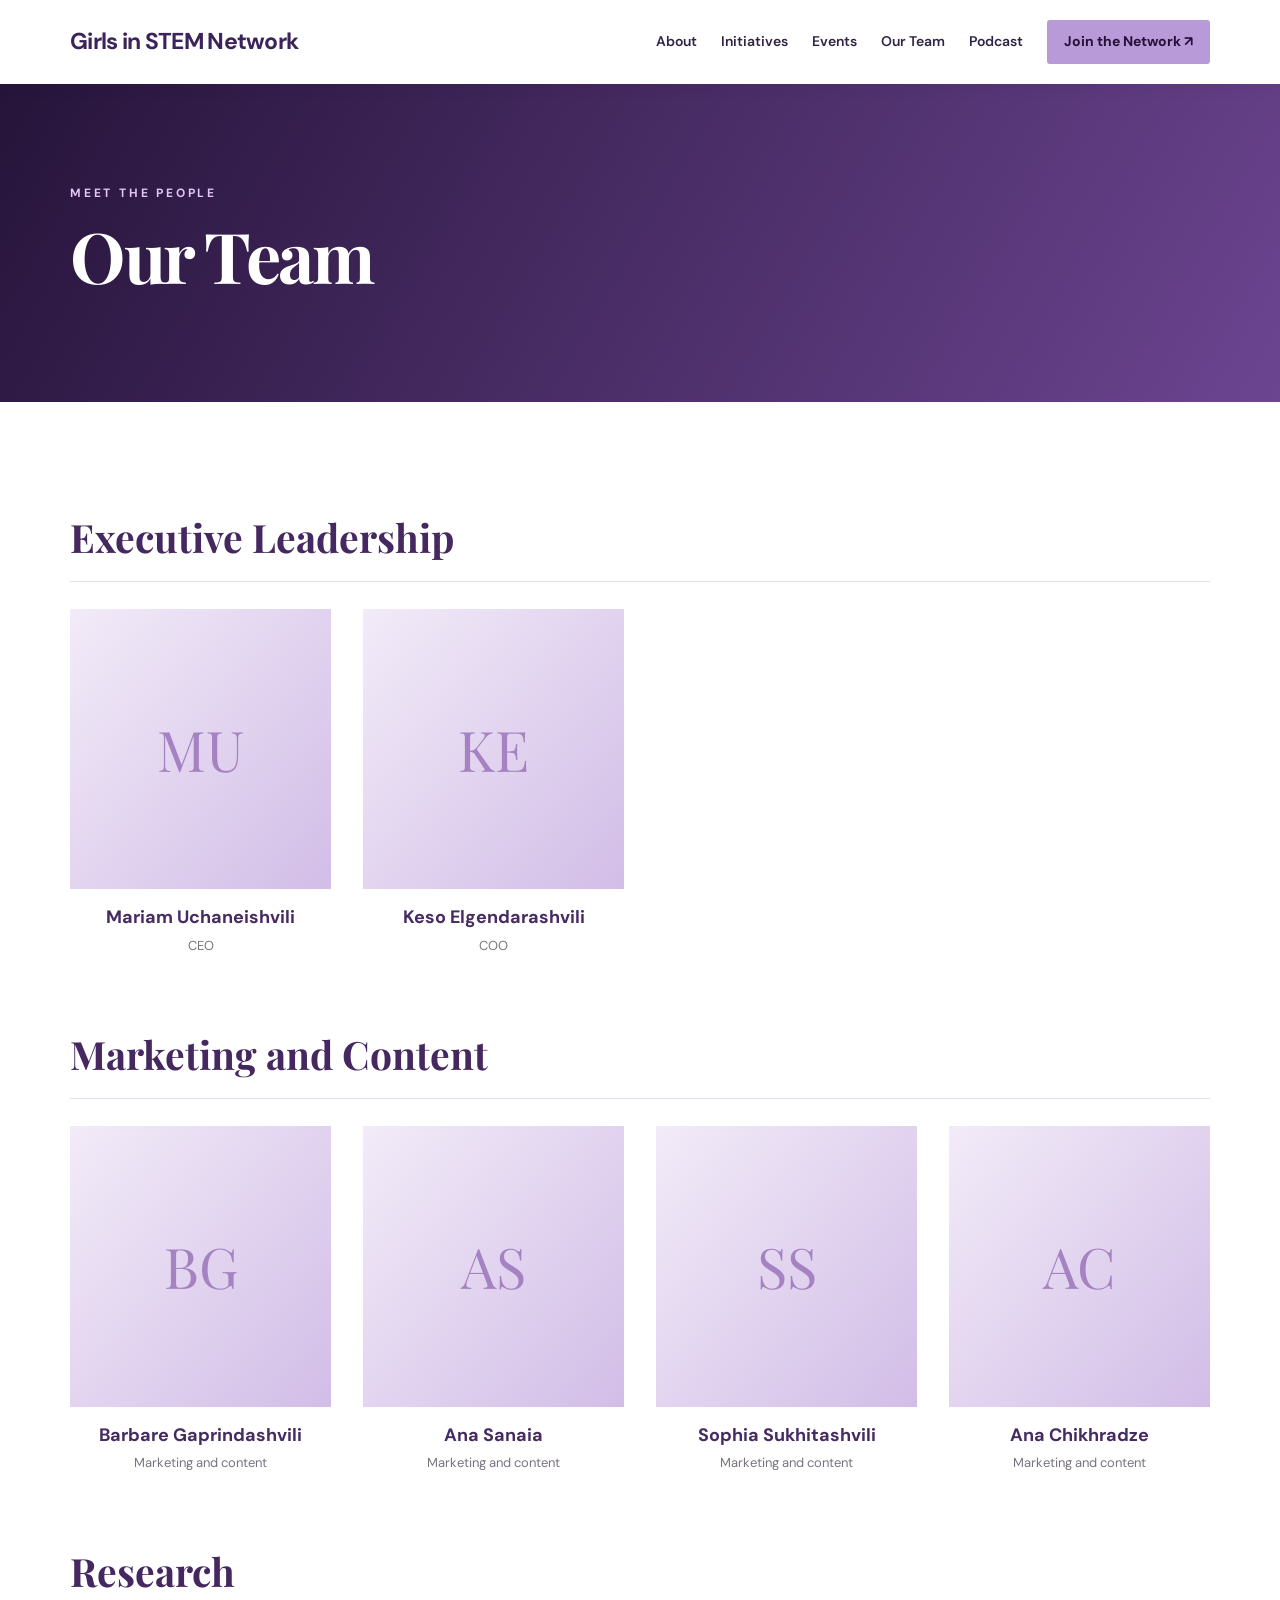
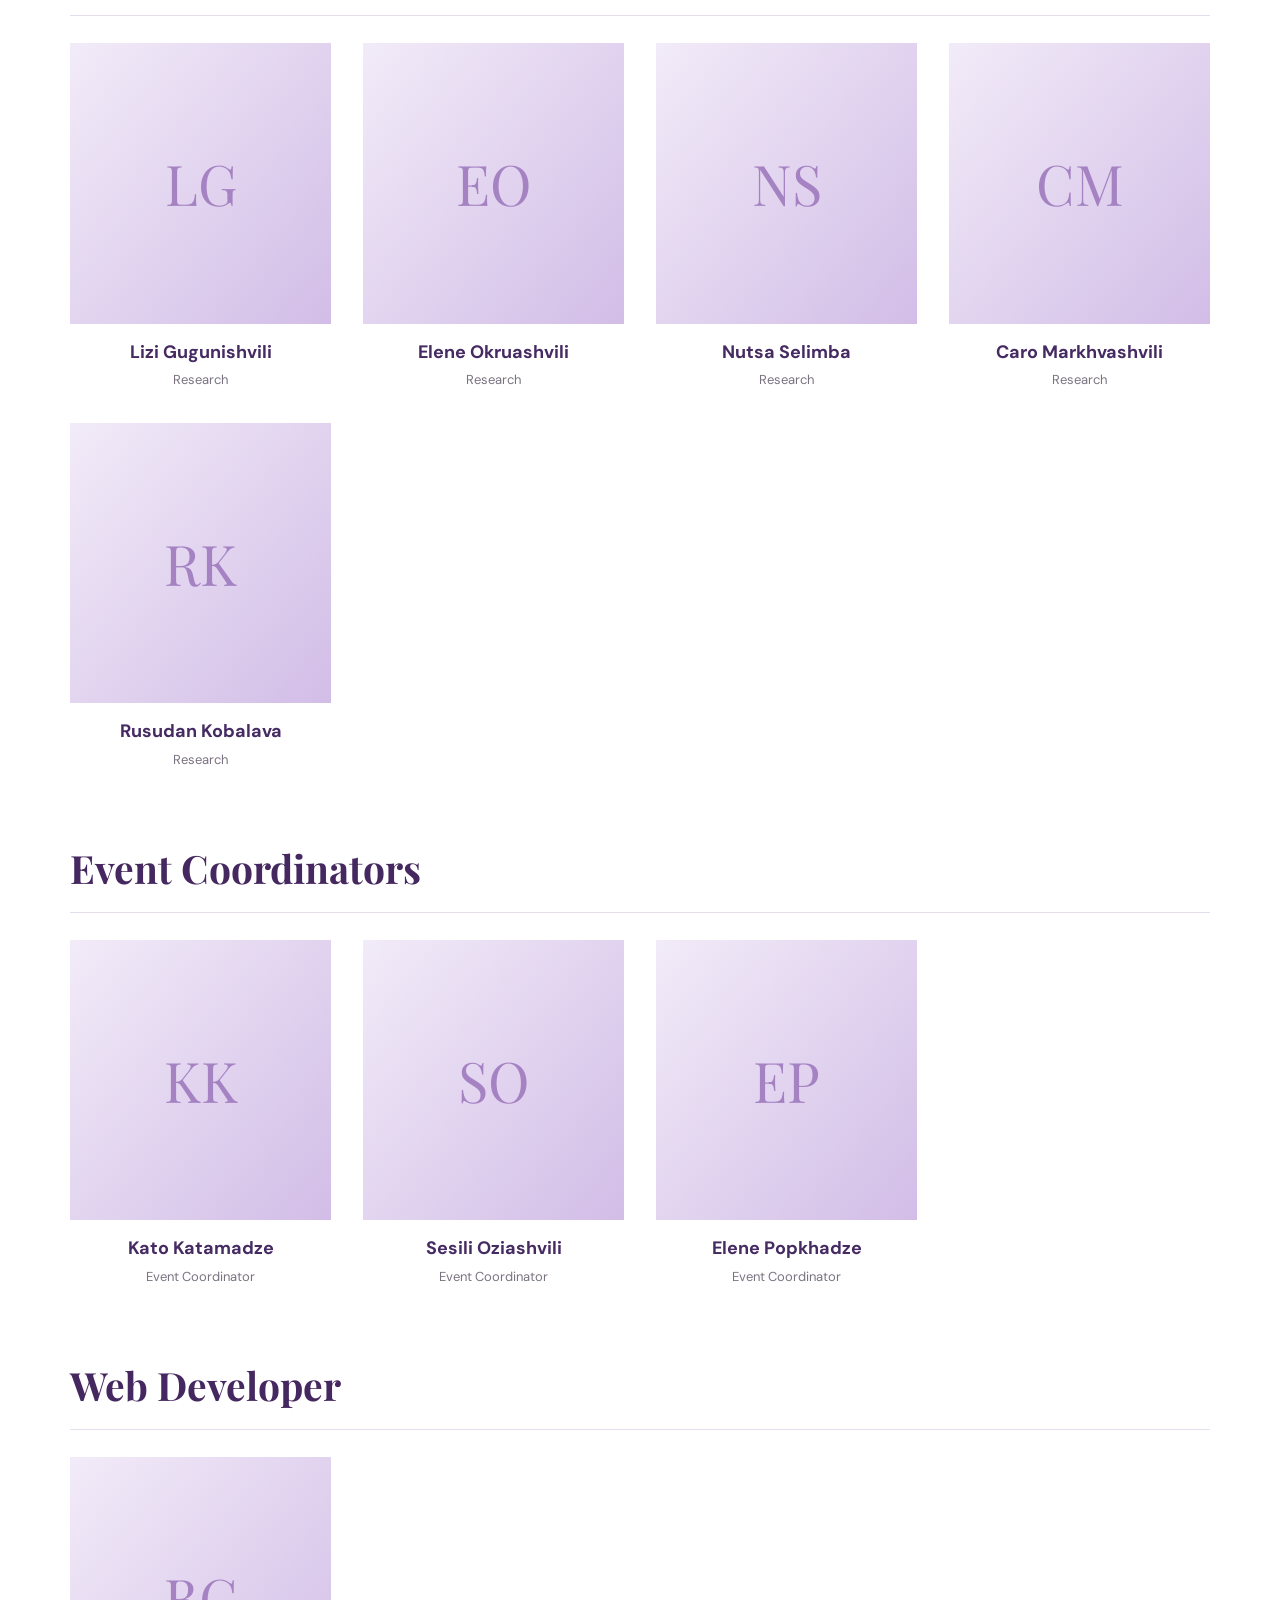
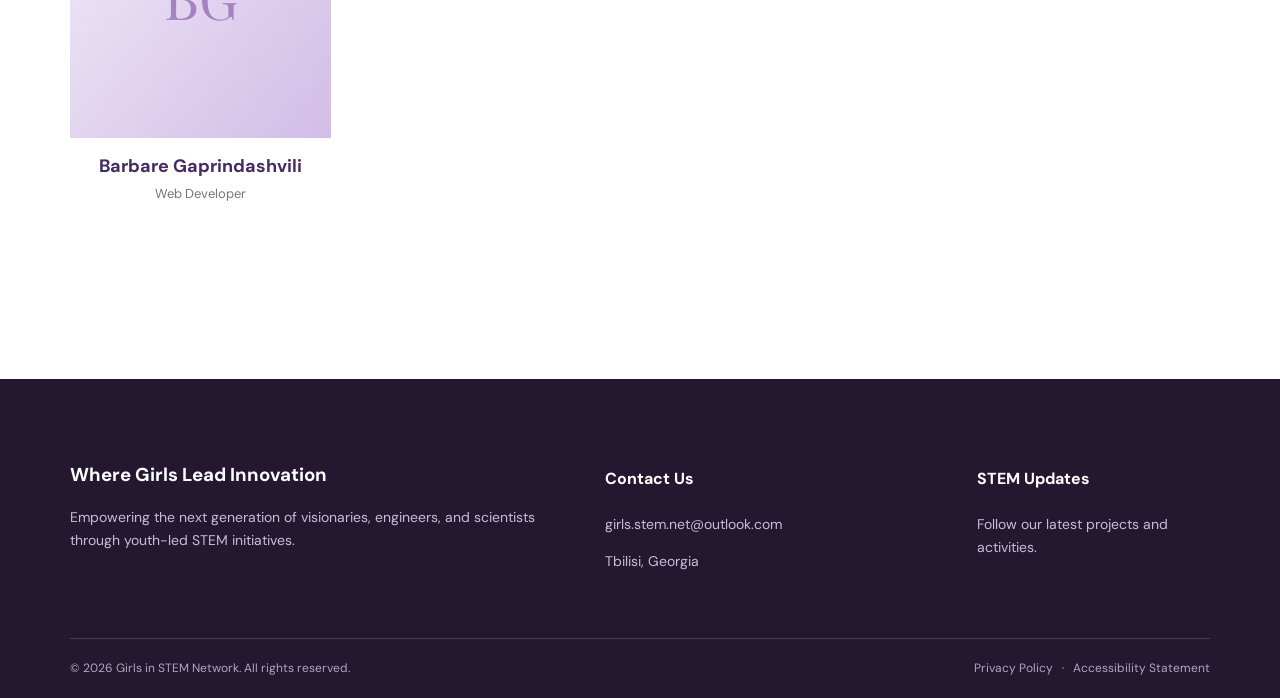
<file: our-team.html>
<!doctype html><html lang="en"><head><meta charset="utf-8"><meta name="viewport" content="width=device-width, initial-scale=1"><meta name="description" content="Girls in STEM Network — Where Girls Lead Innovation"><title>Our Team | Where Girls Lead Innovation</title><link rel="preconnect" href="https://fonts.googleapis.com"><link href="https://fonts.googleapis.com/css2?family=DM+Sans:wght@400;500;600;700&family=Playfair+Display:wght@500;600;700&display=swap" rel="stylesheet"><link rel="stylesheet" href="styles.css"><script src="script.js" defer></script></head><body><header class="header"><div class="wrap top"><a class="brand" href="./">Girls in STEM Network</a><button id="menu" aria-expanded="false" aria-controls="links" aria-label="Toggle menu">☰</button><nav id="links"><a href="./#about">About</a><a href="./#initiatives">Initiatives</a><a href="./#events">Events</a><a href="./our-team.html">Our Team</a><a href="./#podcast">Podcast</a><a class="btn small" href="https://docs.google.com/forms/d/e/1FAIpQLSekWgEJztob1EYJ0uLuovBBa0G9VsQ6aRdyuiUNrMbmMXFrew/viewform?usp=header" target="_blank" rel="noopener">Join the Network ↗</a></nav></div></header><main><section class="team-banner"><div class="wrap"><span class="eyebrow">MEET THE PEOPLE</span><h1>Our Team</h1></div></section><section class="section team-sections"><div class="wrap"><section class="team-group"><h2>Executive Leadership</h2><div class="people"><article class="person"><div class="portrait" aria-label="Portrait unavailable">MU</div><h3>Mariam Uchaneishvili</h3><p>CEO</p></article><article class="person"><div class="portrait" aria-label="Portrait unavailable">KE</div><h3>Keso Elgendarashvili</h3><p>COO</p></article></div></section><section class="team-group"><h2>Marketing and Content</h2><div class="people"><article class="person"><div class="portrait" aria-label="Portrait unavailable">BG</div><h3>Barbare Gaprindashvili</h3><p>Marketing and content</p></article><article class="person"><div class="portrait" aria-label="Portrait unavailable">AS</div><h3>Ana Sanaia</h3><p>Marketing and content</p></article><article class="person"><div class="portrait" aria-label="Portrait unavailable">SS</div><h3>Sophia Sukhitashvili</h3><p>Marketing and content</p></article><article class="person"><div class="portrait" aria-label="Portrait unavailable">AC</div><h3>Ana Chikhradze</h3><p>Marketing and content</p></article></div></section><section class="team-group"><h2>Research</h2><div class="people"><article class="person"><div class="portrait" aria-label="Portrait unavailable">LG</div><h3>Lizi Gugunishvili</h3><p>Research</p></article><article class="person"><div class="portrait" aria-label="Portrait unavailable">EO</div><h3>Elene Okruashvili</h3><p>Research</p></article><article class="person"><div class="portrait" aria-label="Portrait unavailable">NS</div><h3>Nutsa Selimba</h3><p>Research</p></article><article class="person"><div class="portrait" aria-label="Portrait unavailable">CM</div><h3>Caro Markhvashvili</h3><p>Research</p></article><article class="person"><div class="portrait" aria-label="Portrait unavailable">RK</div><h3>Rusudan Kobalava</h3><p>Research</p></article></div></section><section class="team-group"><h2>Event Coordinators</h2><div class="people"><article class="person"><div class="portrait" aria-label="Portrait unavailable">KK</div><h3>Kato Katamadze</h3><p>Event Coordinator</p></article><article class="person"><div class="portrait" aria-label="Portrait unavailable">SO</div><h3>Sesili Oziashvili</h3><p>Event Coordinator</p></article><article class="person"><div class="portrait" aria-label="Portrait unavailable">EP</div><h3>Elene Popkhadze</h3><p>Event Coordinator</p></article></div></section><section class="team-group"><h2>Web Developer</h2><div class="people"><article class="person"><div class="portrait" aria-label="Portrait unavailable">BG</div><h3>Barbare Gaprindashvili</h3><p>Web Developer</p></article></div></section></div></section></main><footer><div class="wrap footer-grid"><div><h3>Where Girls Lead Innovation</h3><p>Empowering the next generation of visionaries, engineers, and scientists through youth-led STEM initiatives.</p></div><div><h4>Contact Us</h4><p><a href="mailto:girls.stem.net@outlook.com">girls.stem.net@outlook.com</a></p><p>Tbilisi, Georgia</p></div><div><h4>STEM Updates</h4><p>Follow our latest projects and activities.</p></div></div><div class="wrap bottom">© 2026 Girls in STEM Network. All rights reserved. <span>Privacy Policy &nbsp; · &nbsp; Accessibility Statement</span></div></footer></body></html>
</file>
<file: styles.css>
*{box-sizing:border-box}html{scroll-behavior:smooth}body{margin:0;background:#fff;color:#302345;font-family:'DM Sans',Arial,sans-serif;line-height:1.65}a{color:inherit;text-decoration:none}img{display:block;max-width:100%}.wrap{width:min(1140px,calc(100% - 48px));margin:auto}.header{position:sticky;top:0;background:#fff;z-index:20;box-shadow:0 2px 14px #2c124712}.top{min-height:84px;display:flex;align-items:center;justify-content:space-between;gap:30px}.brand{font-weight:700;font-size:23px;letter-spacing:-.7px;color:#3c245b}nav{display:flex;gap:24px;align-items:center}nav>a:not(.btn){font-size:14px;font-weight:600}nav>a:hover{color:#895ac1}#menu{display:none;border:none;background:none;font-size:24px}.btn{display:inline-flex;align-items:center;justify-content:center;background:#b99ad9;color:#241038;padding:13px 23px;border-radius:3px;font-weight:700;font-size:14px;transition:transform .2s,background .2s}.btn:hover{transform:translateY(-2px);background:#cbaee9}.btn.small{padding:10px 17px}.btn.ghost{border:1px solid #ffffffa8;color:#fff;background:transparent}.btn.dark{background:#563477;color:white}.btn.outline{background:transparent;border:1px solid #79569d}.hero{background:radial-gradient(ellipse at 72% 30%,#704a9d 0%,transparent 40%),linear-gradient(115deg,#221338,#54306d 80%,#3d205b);color:white;min-height:600px;display:flex;align-items:center;position:relative;overflow:hidden}.hero:after{content:'✧';position:absolute;right:8%;top:12%;font-size:320px;color:#ffffff0c;transform:rotate(-15deg)}.hero-content{position:relative;z-index:1;padding:105px 0}.eyebrow{font-size:12px;letter-spacing:2.8px;font-weight:700;color:#e2c6f5}.eyebrow.purple{color:#9164b9}.hero h1,.team-banner h1{font-family:'Playfair Display',Georgia,serif;font-size:clamp(54px,7vw,96px);line-height:1.11;letter-spacing:-2.5px;margin:22px 0}.hero h1 em{color:#ddc0ff;font-weight:500}.hero p{font-size:19px;line-height:1.9;max-width:640px;color:#eee3f5}.buttons{display:flex;gap:15px;flex-wrap:wrap;margin-top:30px}.section{padding:100px 0}.soft{background:#f8f4fc}.two{display:grid;grid-template-columns:1.1fr .9fr;gap:65px;align-items:center}.two.narrow{grid-template-columns:1fr .8fr}h2{font-family:'Playfair Display',Georgia,serif;font-size:clamp(33px,4vw,52px);line-height:1.2;color:#45285f;margin:12px 0 27px}h3{line-height:1.3;color:#462b63}.lede{font-size:21px;color:#8b61b1;font-weight:600}.two-inner{display:grid;grid-template-columns:1fr 1fr;gap:23px}.two-inner h3{font-size:20px}.two-inner p,.section p{color:#635c6d}.feature-img{width:100%;height:420px;object-fit:cover;border-radius:4px}.textlink{display:inline-block;color:#74459b;font-weight:700;margin-top:21px;border-bottom:1px solid #74459b;padding-bottom:5px}.initiative-art{background:linear-gradient(145deg,#e0caef,#b49ad6);height:360px;border-radius:50% 48% 54% 42%;display:flex;align-items:center;justify-content:center;gap:20px;font-size:90px;color:white;transform:rotate(-4deg)}.initiative-art span:nth-child(2){font-size:50px;align-self:flex-start;margin-top:45px}.initiative-art span:nth-child(3){font-size:45px;align-self:end;margin-bottom:40px}.center-heading{text-align:center;max-width:750px;margin:0 auto 50px}.center-heading p{font-size:17px}.cards{display:grid;grid-template-columns:repeat(3,1fr);gap:28px}.event{background:white;box-shadow:0 8px 40px #331b4a10;border:1px solid #f0eaf4}.event img{width:100%;aspect-ratio:1.28;object-fit:cover}.event>div{padding:28px}.event h3{font-size:22px;margin:12px 0}.event p{font-size:14px}.category{font-size:11px;font-weight:800;letter-spacing:2px;color:#955ebe}.center{text-align:center;margin-top:40px}.podcast-feature{display:grid;grid-template-columns:1fr 1.2fr;gap:65px;align-items:center;background:white;padding:35px}.podcast-art{min-height:350px;background:linear-gradient(135deg,#412359,#ad80bd);display:grid;place-items:center}.podcast-art img{max-width:65%;max-height:320px;object-fit:contain}.podcast-feature h3{font-family:'Playfair Display',Georgia,serif;font-size:32px}.more-title{font-size:27px;margin-top:70px}.coming{display:grid;grid-template-columns:repeat(3,1fr);gap:25px}.coming>div{background:white;padding:16px;text-align:center}.coming img,.placeholder{width:100%;height:200px;object-fit:cover;background:#e5d9f1}.placeholder{display:grid;place-items:center;font-size:65px;color:#9470b6}.coming strong{display:block;padding:15px 0;letter-spacing:1px}.team-banner{background:linear-gradient(120deg,#26143a,#6c4591);color:#fff;padding:95px 0}.team-banner h1{margin:12px 0;font-size:70px}.team-group{margin-bottom:75px}.team-group h2{font-size:39px;border-bottom:1px solid #e6ddec;padding-bottom:20px}.people{display:grid;grid-template-columns:repeat(4,minmax(0,1fr));gap:32px}.person{text-align:center}.portrait{width:100%;aspect-ratio:4/4.3;display:grid;place-items:center;background:linear-gradient(130deg,#f2ebf8,#d2bde7);color:#a583c2;font-family:'Playfair Display',Georgia,serif;font-size:56px}.person h3{font-size:18px;margin:17px 0 5px}.person p{font-size:13px;margin:0;color:#7a7280}footer{background:#241831;color:#e6d9f0;padding:65px 0 20px}.footer-grid{display:grid;grid-template-columns:2fr 1.3fr 1fr;gap:70px}.footer-grid h3,.footer-grid h4{color:white}.footer-grid p{font-size:14px;color:#cbbbd7}.bottom{border-top:1px solid #ffffff29;margin-top:50px;padding-top:20px;display:flex;justify-content:space-between;gap:15px;flex-wrap:wrap;font-size:12px;color:#b5a3c2}@media(max-width:850px){.top{min-height:72px}#menu{display:block}nav{display:none;position:absolute;top:72px;left:0;right:0;background:white;flex-direction:column;padding:20px 25px;align-items:stretch;box-shadow:0 20px 30px #0002}nav.open{display:flex}.two,.two.narrow,.podcast-feature{grid-template-columns:1fr}.cards{grid-template-columns:1fr 1fr}.people{grid-template-columns:repeat(3,1fr)}.section{padding:70px 0}}@media(max-width:560px){.wrap{width:min(100% - 30px,1140px)}.hero{min-height:570px}.hero-content{padding:65px 0}.hero p{font-size:16px}.cards,.coming,.two-inner,.footer-grid{grid-template-columns:1fr}.people{grid-template-columns:repeat(2,1fr);gap:15px}.portrait{font-size:44px}.podcast-feature{padding:18px;gap:25px}.team-banner{padding:60px 0}.team-banner h1{font-size:52px}.team-group h2{font-size:30px}.section{padding:60px 0}}
</file>
